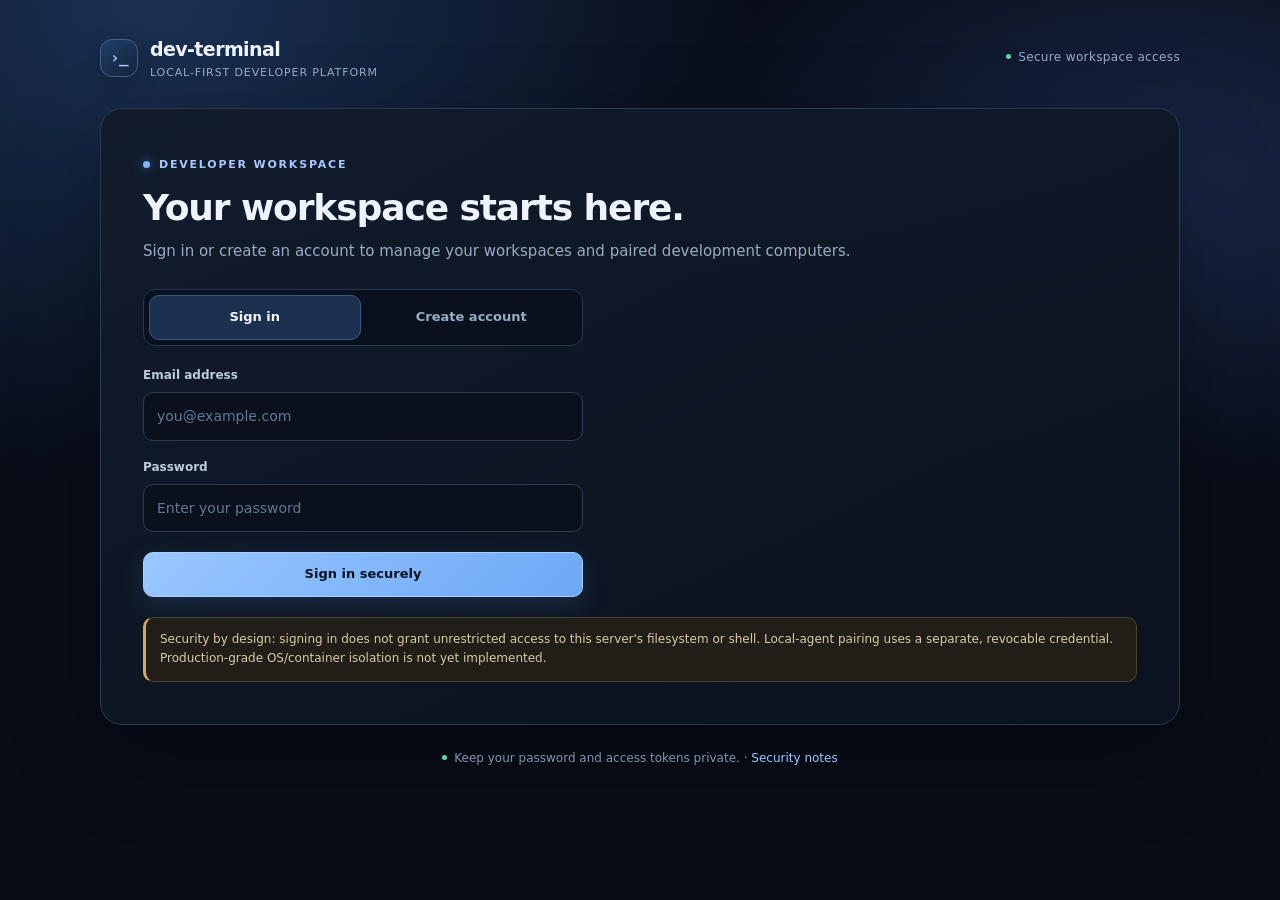
<file: static/saas.html>
<!doctype html>
<html lang="en">
<head>
  <meta charset="utf-8">
  <meta name="viewport" content="width=device-width, initial-scale=1">
  <meta name="theme-color" content="#0a1020">
  <meta name="description" content="Sign in to your dev-terminal developer workspaces.">
  <title>dev-terminal · Developer workspace</title>
  <style>
    :root{color-scheme:dark;--bg:#080d18;--panel:#101827;--panel2:#121e30;--line:#26364c;--line2:#31445f;--text:#edf3ff;--muted:#9aabc3;--accent:#7db4ff;--accent2:#a4c9ff;--danger:#ff9baf;--success:#67dfb2;--radius:18px}
    *{box-sizing:border-box}
    body{margin:0;min-height:100vh;background:radial-gradient(ellipse at 12% 0%,#1a3154 0,transparent 38%),radial-gradient(ellipse at 90% 20%,#192747 0,transparent 30%),var(--bg);color:var(--text);font:15px/1.6 Inter,ui-sans-serif,system-ui,-apple-system,BlinkMacSystemFont,"Segoe UI",sans-serif;padding:34px 22px 46px}
    main{width:min(100%,1080px);margin:0 auto}
    .brandbar{display:flex;align-items:center;justify-content:space-between;gap:18px;margin:0 0 26px}
    .brand{display:flex;align-items:center;gap:12px;font-size:19px;font-weight:760;letter-spacing:-.6px}.brand-mark{display:grid;place-items:center;width:38px;height:38px;border:1px solid #42618b;border-radius:12px;background:linear-gradient(145deg,#203d67,#14233d);color:#a9ceff;font:800 16px ui-monospace,monospace;box-shadow:0 6px 24px #0003}.brand small{display:block;color:var(--muted);font-size:11px;font-weight:500;letter-spacing:.08em;text-transform:uppercase}
    .top-note{color:var(--muted);font-size:12px;letter-spacing:.03em}
    .card{border:1px solid #2a3b53;background:linear-gradient(155deg,rgba(17,27,43,.97),rgba(12,19,31,.98));border-radius:22px;padding:clamp(22px,4vw,42px);box-shadow:0 30px 90px #0005}
    .eyebrow{display:inline-flex;align-items:center;gap:9px;font-size:11px;font-weight:800;letter-spacing:1.8px;color:var(--accent2);text-transform:uppercase}.eyebrow:before{content:"";width:7px;height:7px;border-radius:50%;background:var(--accent);box-shadow:0 0 12px #7db4ff99}
    h1{font-size:clamp(26px,4vw,36px);letter-spacing:-1.1px;line-height:1.18;margin:12px 0 10px}p{color:var(--muted);margin:8px 0 20px;max-width:760px}
    #auth-panel{max-width:440px}.switch{display:grid;grid-template-columns:1fr 1fr;gap:5px;margin:26px 0 20px;padding:5px;background:#0a111e;border:1px solid var(--line);border-radius:12px}
    .switch button,button.primary,button.secondary{font:inherit;font-size:13px;font-weight:650;border-radius:10px;padding:11px 14px;cursor:pointer;transition:background .15s,border-color .15s,transform .15s}
    .switch button{background:transparent;border:1px solid transparent;color:var(--muted)}.switch button.active{background:#1c3150;border-color:#385981;color:#f4f8ff}
    label{display:block;font-size:12px;font-weight:650;color:#bdcbe0;margin:17px 0 7px}
    input,select{width:100%;min-width:0;border:1px solid #2c3c53;background:#0a111d;color:var(--text);border-radius:10px;padding:12px 13px;font:inherit;font-size:14px;outline:none;transition:border-color .15s,box-shadow .15s}
    input::placeholder{color:#657892}input:focus,select:focus{border-color:#6ba8fa;box-shadow:0 0 0 3px #6ba8fa20}
    button.primary{width:100%;margin-top:20px;background:linear-gradient(135deg,#9ac7ff,#6da8f7);border:1px solid #a6ceff;color:#081321;font-weight:800;box-shadow:0 8px 24px #5d9bf52a}button.primary:hover{transform:translateY(-1px);background:linear-gradient(135deg,#b4d7ff,#83b7ff)}
    button.secondary{background:#131f31;border:1px solid #354963;color:#e4edfc}button.secondary:hover{background:#1a2b43;border-color:#52739e}button:disabled{opacity:.5;cursor:wait;transform:none}
    .message{margin-top:18px;padding:12px 14px;border:1px solid #304662;border-radius:11px;background:#101e31;color:#c7d8ef;font-size:13px;overflow-wrap:anywhere}.message.error{border-color:#7b394c;background:#2a1420;color:var(--danger)}.hidden{display:none!important}
    .account-toolbar{display:flex;align-items:center;justify-content:space-between;gap:16px;flex-wrap:wrap;padding:14px 16px;margin:24px 0 28px;background:linear-gradient(100deg,#14243a,#101a2a);border:1px solid #2b405c;border-radius:14px}
    .identity-wrap{display:flex;align-items:center;gap:12px;min-width:0}.avatar{display:grid;place-items:center;width:40px;height:40px;flex:0 0 auto;border-radius:13px;background:#243c5b;border:1px solid #45658e;color:#c7e0ff;font-weight:800}.identity-label{font-size:11px;color:var(--muted);text-transform:uppercase;letter-spacing:1px}.identity{font-size:13px;color:#f0f5ff;overflow-wrap:anywhere}
    #signout{display:inline-flex;align-items:center;gap:8px;padding:9px 13px;white-space:nowrap}#signout:before{content:"↪";font-size:16px}
    .workspace{margin-top:0;padding-top:0;border-top:0}.workspace-heading-row{display:flex;align-items:flex-end;justify-content:space-between;gap:16px;flex-wrap:wrap}.workspace h2{font-size:20px;letter-spacing:-.4px;margin:0 0 4px}.workspace .section-description{font-size:13px;margin:0 0 18px;max-width:740px}
    .workspace-list{display:grid;grid-template-columns:repeat(auto-fit,minmax(min(100%,440px),1fr));gap:16px;margin-top:18px}
    .workspace-item{padding:20px;border:1px solid #2a3d56;border-radius:16px;background:linear-gradient(155deg,#121e2f,#0e1725);overflow-wrap:anywhere;box-shadow:0 10px 28px #0002}
    .workspace-item>strong{display:block;font-size:17px;letter-spacing:-.25px;margin-bottom:3px}.workspace-item>small{color:var(--muted);font-size:12px}
    .workspace-actions{display:flex;gap:8px;flex-wrap:wrap;margin-top:15px!important}.workspace-actions button{font-size:12px}
    .workspace-agents{display:grid;gap:9px;margin-top:16px!important;padding:13px;border:1px solid #253951;border-radius:12px;background:#0b1421}.workspace-agents>small{color:#b9cbe2;font-weight:700}
    .workspace-agents>div{border-top:1px solid #26384e!important;padding-top:10px!important}.workspace-agents button{font-size:11px;padding:7px 10px}
    .workspace-form{display:flex;gap:9px;margin-top:18px;max-width:570px}.workspace-form input{flex:1}.workspace-form button{white-space:nowrap}
    .workspace-item select{font-size:12px;padding:10px}.workspace-item input{font-size:12px;padding:10px}
    .workspace-item pre{background:#080e17;border:1px solid #24354b;border-radius:9px;padding:12px;color:#c5d7ef}
    .notice{margin-top:20px;border:1px solid #4b412c;border-left:3px solid #d6a85d;border-radius:10px;padding:12px 14px;background:#211e18;color:#d9cba9;font-size:12px}
    footer{text-align:center;color:#8294ae;font-size:12px;margin-top:24px}a{color:#9bc7ff;text-decoration:none}a:hover{text-decoration:underline}
    .footer-dot{display:inline-block;width:5px;height:5px;border-radius:50%;background:#5fd7a6;margin:0 7px 2px 0}
    @media(max-width:600px){body{padding:20px 12px 30px}.brandbar{align-items:flex-start;margin-bottom:18px}.top-note{display:none}.card{padding:21px 16px;border-radius:17px}.account-toolbar{margin:18px 0 22px;align-items:flex-start}.workspace-list{grid-template-columns:1fr}.workspace-item{padding:15px}.workspace-form{flex-direction:column}.workspace-form button{width:100%}}
  </style>
</head>
<body>
<main>
  <header class="brandbar">
    <div class="brand"><span class="brand-mark">›_</span><span>dev-terminal<small>Local-first developer platform</small></span></div>
    <div class="top-note"><span class="footer-dot"></span>Secure workspace access</div>
  </header>
  <section class="card">
    <span class="eyebrow">Developer workspace</span>
    <h1 id="title">Your workspace starts here.</h1>
    <p id="subtitle">Sign in or create an account to manage your workspaces and paired development computers.</p>
    <div id="auth-panel">
      <div class="switch"><button id="signin-tab" class="active" type="button">Sign in</button><button id="signup-tab" type="button">Create account</button></div>
      <form id="auth-form">
        <label for="email">Email address</label><input id="email" type="email" autocomplete="email" placeholder="you@example.com" required maxlength="254">
        <label for="password">Password</label><input id="password" type="password" autocomplete="current-password" placeholder="Enter your password" minlength="8" required maxlength="128">
        <button id="submit" class="primary" type="submit">Sign in securely</button>
      </form>
    </div>
    <section id="signed-in" class="hidden">
      <div class="account-toolbar">
        <div class="identity-wrap"><div class="avatar" aria-hidden="true">DT</div><div><div class="identity-label">Signed in account</div><div class="identity" id="identity"></div></div></div>
        <button id="signout" class="secondary" type="button" aria-label="Sign out of your account">Sign out</button>
      </div>
      <section class="workspace" aria-labelledby="workspace-heading">
        <div class="workspace-heading-row"><div><h2 id="workspace-heading">Your workspaces</h2><p class="section-description">Manage your projects, connect a local computer, and run approved developer tools.</p></div></div>
        <div id="workspace-list" class="workspace-list" aria-live="polite"></div>
        <form id="workspace-form" class="workspace-form">
          <input id="workspace-name" type="text" maxlength="120" minlength="1" placeholder="Give your workspace a name" aria-label="New workspace name" required>
          <button id="workspace-create" class="primary" style="width:auto;margin-top:0" type="submit">+ Create workspace</button>
        </form>
      </section>
      <div class="notice">Security boundary: pairing does not grant an unrestricted shell. Remote tools are limited to a fixed allowlist and approved project folders. Sensitive operations such as test runs and Git fetch/pull require owner/admin approval.</div>
    </section>
    <div id="message" class="message hidden" role="status" aria-live="polite"></div>
    <div class="notice" id="auth-security-note">Security by design: signing in does not grant unrestricted access to this server's filesystem or shell. Local-agent pairing uses a separate, revocable credential. Production-grade OS/container isolation is not yet implemented.</div>
  </section>
  <footer> <span class="footer-dot"></span>Keep your password and access tokens private. · <a href="https://github.com/Amir2051/dev-terminal/blob/main/SECURITY.md" rel="noopener noreferrer">Security notes</a></footer>
</main>
<script type="module" src="/static/saas.js"></script>
</body>
</html>
</file>
